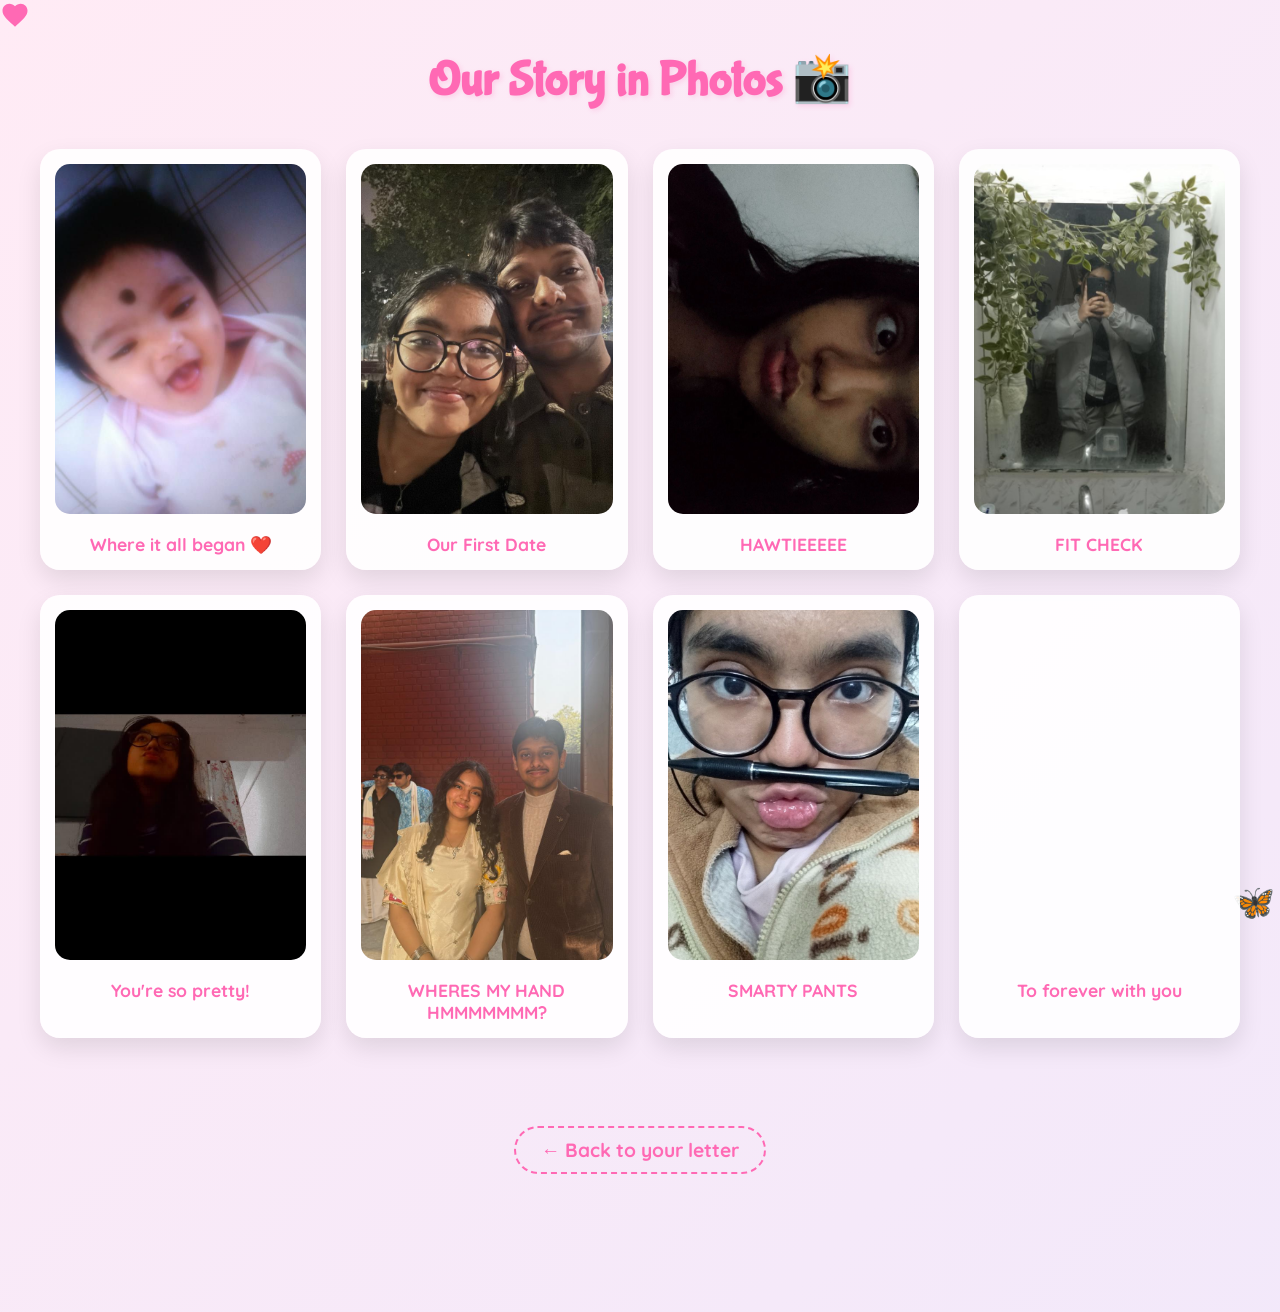
<file: gallery.html>
<!DOCTYPE html>
<html lang="en">
<head>
    <meta charset="UTF-8">
    <meta name="viewport" content="width=device-width, initial-scale=1.0">
    <title>Our Memories 💖</title>
    <!-- We reuse cause.css to keep the background and fonts consistent -->
    <link rel="stylesheet" href="./cause.css">
    <style>
        .gallery-container {
            padding: 50px 20px;
            text-align: center;
            min-height: 100vh;
        }

        .gallery-container h1 {
            font-family: 'Bubblegum Sans', cursive;
            color: #ff69b4;
            font-size: 3rem;
            margin-bottom: 40px;
            text-shadow: 2px 2px 5px rgba(255, 105, 180, 0.2);
        }

        .photo-grid {
            display: grid;
            grid-template-columns: repeat(auto-fit, minmax(280px, 1fr));
            gap: 25px;
            max-width: 1200px;
            margin: 0 auto;
            padding-bottom: 50px;
        }

        .photo-card {
            background: rgba(255, 255, 255, 0.9);
            padding: 15px;
            border-radius: 20px;
            box-shadow: 0 10px 25px rgba(0,0,0,0.1);
            transition: transform 0.4s cubic-bezier(0.175, 0.885, 0.32, 1.275);
            position: relative;
            z-index: 2;
        }

        .photo-card:hover {
            transform: scale(1.05) rotate(2deg);
            box-shadow: 0 15px 35px rgba(255, 105, 180, 0.3);
        }

        .photo-card img {
            width: 100%;
            height: 350px; /* Keeps all photos the same height */
            object-fit: cover;
            border-radius: 15px;
        }

        .photo-caption {
            margin-top: 15px;
            font-family: 'Quicksand', sans-serif;
            color: #ff69b4;
            font-weight: 700;
            font-size: 1.1rem;
        }

        .back-nav {
            margin-top: 50px;
            margin-bottom: 100px;
        }

        /* Styling for the back button to match the main site */
        .back-btn {
            text-decoration: none;
            color: #ff69b4;
            font-weight: 700;
            font-size: 1.2rem;
            border: 2px dashed #ff69b4;
            padding: 10px 25px;
            border-radius: 50px;
            transition: all 0.3s;
        }

        .back-btn:hover {
            background: #ff69b4;
            color: white;
        }
    </style>
</head>
<body>

    <!-- Heart Cursor Wrapper -->
    <div class="custom-cursor">
        <svg viewBox="0 0 24 24">
            <path fill="#ff69b4" d="M12 21.35l-1.45-1.32C5.4 15.36 2 12.28 2 8.5 2 5.42 4.42 3 7.5 3c1.74 0 3.41.81 4.5 2.09C13.09 3.81 14.76 3 16.5 3 19.58 3 22 5.42 22 8.5c0 3.78-3.4 6.86-8.55 11.54L12 21.35z"/>
        </svg>
    </div>

    <div class="gallery-container">
        <h1>Our Story in Photos 📸</h1>
        
        <div class="photo-grid">
            <!-- Photo 1 -->
            <div class="photo-card">
                <img src="bb.jpeg" alt="Memory 1">
                <p class="photo-caption">Where it all began ❤️</p>
            </div>

            <!-- Photo 2 -->
            <div class="photo-card">
                <img src="fd.jpeg" alt="Memory 2">
                <p class="photo-caption">Our First Date </p>
            </div>

            <!-- Photo 3 -->
            <div class="photo-card">
                <img src="haw.jpeg" alt="Memory 3">
                <p class="photo-caption">HAWTIEEEEE </p>
            </div>

            <!-- Photo 4 -->
            <div class="photo-card">
                <img src="fc.jpeg" alt="Memory 4">
                <p class="photo-caption">FIT CHECK </p>
            </div>

            <!-- Photo 5 -->
            <div class="photo-card">
                <img src="pretty.jpeg" alt="Memory 5">
                <p class="photo-caption">You're so pretty! </p>
            </div>

            <!-- Photo 6 -->
            <div class="photo-card">
                <img src="farewell.jpeg" alt="Memory 6">
                <p class="photo-caption">WHERES MY HAND HMMMMMMM?</p>
            </div>

            <!-- Photo 7 -->
            <div class="photo-card">
                <img src="sp.jpeg" alt="Memory 7">
                <p class="photo-caption">SMARTY PANTS</p>
            </div>

            <!-- Photo 8 -->
            <!-- Photo 8 (MP4 Video Version) -->
        <div class="photo-card">
            <video 
                src="forever.mp4" 
                autoplay 
                loop 
                muted 
                playsinline 
                style="width: 100%; height: 350px; object-fit: cover; border-radius: 10px;">
            </video>
            <p class="photo-caption">To forever with you </p>
        </div>
        </div>

        <div class="back-nav">
            <a href="index.html" class="back-btn">← Back to your letter</a>
        </div>
    </div>

    <!-- This ensures the hearts and cursor work on the gallery too -->
    <script src="https://cdnjs.cloudflare.com/ajax/libs/gsap/3.12.2/gsap.min.js"></script>
    <script src="./cause.js"></script>
</body>
</html>
</file>
<file: cause.css>
@import url('https://fonts.googleapis.com/css2?family=Bubblegum+Sans&family=Quicksand:wght@500;700&display=swap');

/* --- GLOBAL: HIDE STANDARD MOUSE --- */
* {
    margin: 0;
    padding: 0;
    box-sizing: border-box;
    cursor: none !important; 
}

body {
    background: linear-gradient(-45deg, #ffe6e6, #e6e6ff, #ffebf5);
    background-size: 400% 400%;
    animation: gradientBG 15s ease infinite;
    font-family: 'Quicksand', sans-serif;
    overflow-x: hidden;
}

/* --- HEART CURSOR --- */
.custom-cursor {
    width: 30px; 
    height: 30px;
    position: fixed; 
    pointer-events: none; 
    z-index: 10001; 
}

/* --- HERO --- */
.hero-section {
    height: 100vh;
    display: flex;
    justify-content: center;
    align-items: center;
    text-align: center;
}

.hero-content h1 {
    font-family: 'Bubblegum Sans', cursive;
    font-size: clamp(2.5rem, 10vw, 5rem);
    color: #ff69b4;
    animation: bounce 2s infinite;
}

/* --- CARDS & MAIN LETTER --- */
.container {
    max-width: 900px;
    margin: 0 auto;
    padding: 2rem;
}

.reason-card {
    background: rgba(255, 255, 255, 0.85);
    border-radius: 30px;
    padding: 5rem 2.5rem;
    margin: 10vh 0;
    box-shadow: 0 20px 40px rgba(255, 105, 180, 0.2);
    position: relative;
    overflow: hidden;
    min-height: 80vh;
    display: flex;
    align-items: center;
    justify-content: center;
}

.reason-text {
    font-size: 1.5rem;
    line-height: 1.9;
    color: #444;
    z-index: 2;
    text-align: center;
    white-space: pre-line;
}

/* FIXED: Background photo in the letter card */
.gif-overlay img {
    position: absolute;
    top: 50%; left: 50%;
    transform: translate(-50%, -50%);
    width: auto;
    max-width: 70%;
    max-height: 60%;
    object-fit: contain;
    filter: brightness(1) opacity(0.15);
    z-index: 1;
}

/* --- BUTTONS --- */
.button-wrapper {
    text-align: center;
    margin: 40px 0;
}

.gallery-button {
    display: inline-block;
    background: linear-gradient(45deg, #ff69b4, #ff99cc);
    color: white !important;
    padding: 1.2rem 2.5rem;
    font-family: 'Bubblegum Sans', cursive;
    text-decoration: none;
    border-radius: 50px;
    transition: 0.3s;
}

.music-player {
    position: fixed;
    bottom: 25px;
    right: 25px;
    z-index: 10000;
}

.music-btn {
    background: white;
    border: 3px solid #ff69b4;
    color: #ff69b4;
    padding: 12px 24px;
    border-radius: 50px;
    font-weight: bold;
}

/* --- NEW: TEDDY HUG SECTION (The bottom photo) --- */
.ending-section {
    text-align: center;
    padding: 60px 0 120px 0;
}

.teddy-hug img {
    width: 200px; /* Small and cute size */
    height: auto;
    border-radius: 20px;
    border: 5px solid white;
    box-shadow: 0 10px 20px rgba(255, 105, 180, 0.2);
    margin-bottom: 20px;
}

.ending-text {
    font-family: 'Bubblegum Sans', cursive;
    font-size: 2.5rem;
    color: #ff69b4;
}

/* --- ANIMATIONS --- */
@keyframes gradientBG {
    0% { background-position: 0% 50%; }
    50% { background-position: 100% 50%; }
    100% { background-position: 0% 50%; }
}

@keyframes bounce {
    0%, 100% { transform: translateY(0); }
    50% { transform: translateY(-20px); }
}

.floating { position: fixed; pointer-events: none; z-index: 0; }
</file>
